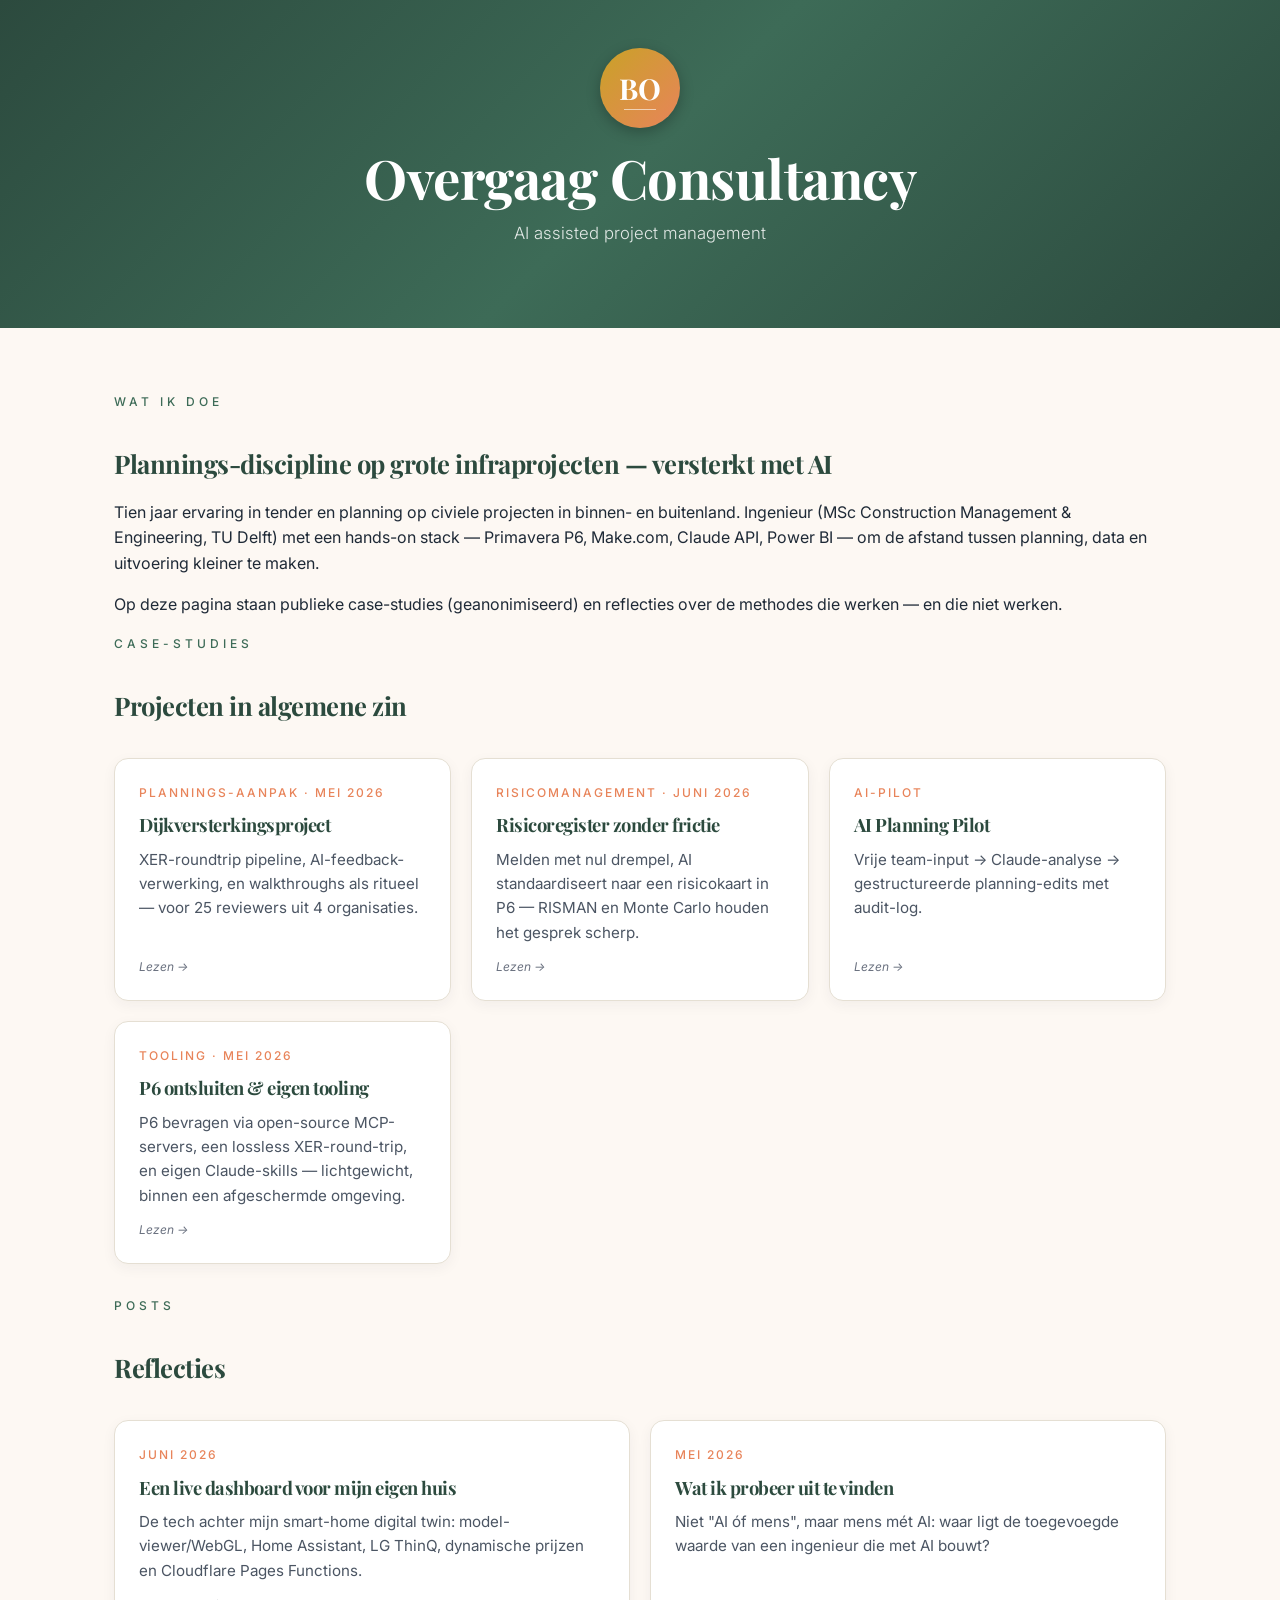
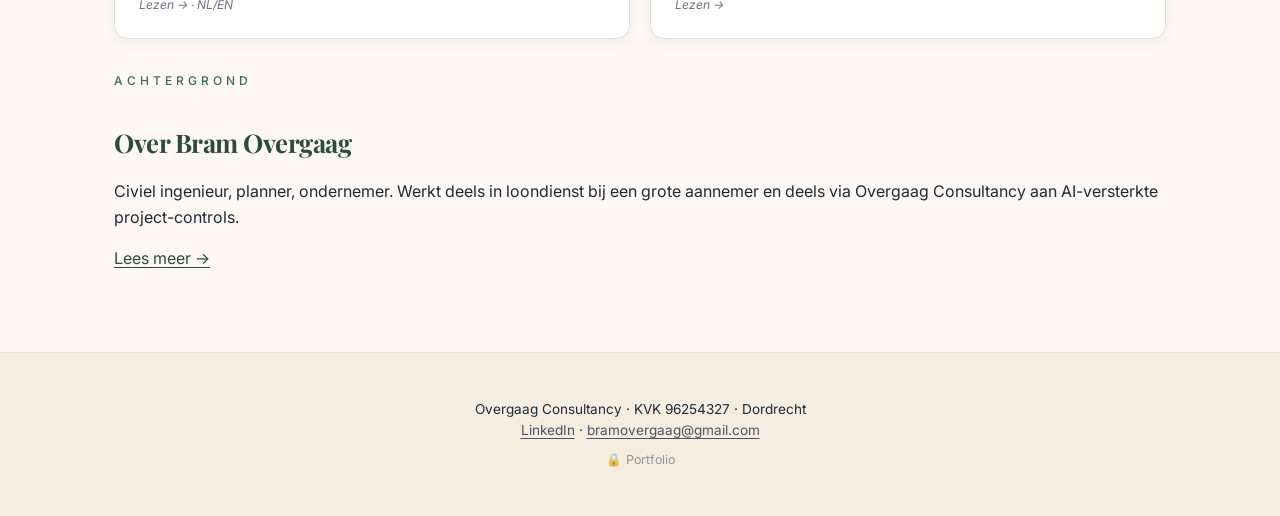
<file: index.html>
<!DOCTYPE html>
<html lang="nl">
<head>
<meta charset="UTF-8">
<meta name="viewport" content="width=device-width, initial-scale=1.0">
<title>Overgaag Consultancy — AI assisted project management</title>
<meta name="description" content="Overgaag Consultancy — AI assisted project management. Case-studies en reflecties over planning, project controls en data-discipline op infraprojecten.">
<link href="https://fonts.googleapis.com/css2?family=Playfair+Display:wght@600;700&family=Inter:wght@300;400;500;600&family=Jost:wght@500;600;700&display=swap" rel="stylesheet">
<link rel="stylesheet" href="assets/style.css">
</head>
<body>

<header class="site">
  <div class="monogram">
    <span>BO</span>
    <div class="horizon-line"></div>
  </div>
  <h1>Overgaag Consultancy</h1>
  <p class="tagline">AI assisted project management</p>
</header>

<main class="container">

  <section>
    <span class="eyebrow">Wat ik doe</span>
    <h2>Plannings-discipline op grote infraprojecten — versterkt met AI</h2>
    <p>Tien jaar ervaring in tender en planning op civiele projecten in binnen- en buitenland. Ingenieur (MSc Construction Management &amp; Engineering, TU&nbsp;Delft) met een hands-on stack — Primavera P6, Make.com, Claude API, Power BI — om de afstand tussen planning, data en uitvoering kleiner te maken.</p>
    <p>Op deze pagina staan publieke case-studies (geanonimiseerd) en reflecties over de methodes die werken — en die niet werken.</p>
  </section>

  <section>
    <span class="eyebrow">Case-studies</span>
    <h2>Projecten in algemene zin</h2>

    <div class="tiles">

      <a class="tile" href="cases/dijkversterking-planning.html">
        <div class="tile-meta">Plannings-aanpak · Mei 2026</div>
        <h3>Dijkversterkings­project</h3>
        <p>XER-roundtrip pipeline, AI-feedback­verwerking, en walkthroughs als ritueel — voor 25 reviewers uit 4 organisaties.</p>
        <div class="status">Lezen →</div>
      </a>

      <a class="tile" href="cases/risicoregister.html">
        <div class="tile-meta">Risicomanagement · Juni 2026</div>
        <h3>Risicoregister zonder frictie</h3>
        <p>Melden met nul drempel, AI standaardiseert naar een risicokaart in P6 — RISMAN en Monte Carlo houden het gesprek scherp.</p>
        <div class="status">Lezen →</div>
      </a>

      <a class="tile" href="cases/ai-planning-pilot.html">
        <div class="tile-meta">AI-pilot</div>
        <h3>AI Planning Pilot</h3>
        <p>Vrije team-input → Claude-analyse → gestructureerde planning-edits met audit-log.</p>
        <div class="status">Lezen →</div>
      </a>

      <a class="tile" href="cases/p6-roundtrip-tooling.html">
        <div class="tile-meta">Tooling · Mei 2026</div>
        <h3>P6 ontsluiten &amp; eigen tooling</h3>
        <p>P6 bevragen via open-source MCP-servers, een lossless XER-round-trip, en eigen Claude-skills — lichtgewicht, binnen een afgeschermde omgeving.</p>
        <div class="status">Lezen →</div>
      </a>

    </div>
  </section>

  <section>
    <span class="eyebrow">Posts</span>
    <h2>Reflecties</h2>
    <div class="tiles">
      <a class="tile" href="posts/2026-06-smart-home-dashboard.html">
        <div class="tile-meta">Juni 2026</div>
        <h3>Een live dashboard voor mijn eigen huis</h3>
        <p>De tech achter mijn smart-home digital twin: model-viewer/WebGL, Home Assistant, LG ThinQ, dynamische prijzen en Cloudflare Pages Functions.</p>
        <div class="status">Lezen → · NL/EN</div>
      </a>

      <a class="tile" href="posts/2026-05-positionering.html">
        <div class="tile-meta">Mei 2026</div>
        <h3>Wat ik probeer uit te vinden</h3>
        <p>Niet "AI óf mens", maar mens mét AI: waar ligt de toegevoegde waarde van een ingenieur die met AI bouwt?</p>
        <div class="status">Lezen →</div>
      </a>
    </div>
  </section>

  <section>
    <span class="eyebrow">Achtergrond</span>
    <h2>Over Bram Overgaag</h2>
    <p>Civiel ingenieur, planner, ondernemer. Werkt deels in loondienst bij een grote aannemer en deels via Overgaag Consultancy aan AI-versterkte project-controls.</p>
    <p><a href="over.html">Lees meer →</a></p>
  </section>

</main>

<footer class="site">
  <p>Overgaag Consultancy · KVK 96254327 · Dordrecht<br>
  <a href="https://www.linkedin.com/company/digital-analytic/">LinkedIn</a> ·
  <a href="mailto:bramovergaag@gmail.com">bramovergaag@gmail.com</a><br>
  <a class="footer-portfolio" href="https://portfolio.overgaagconsultancy.com" title="Privé portfolio — inloggen vereist" rel="nofollow">🔒 Portfolio</a></p>
</footer>

</body>
</html>
</file>
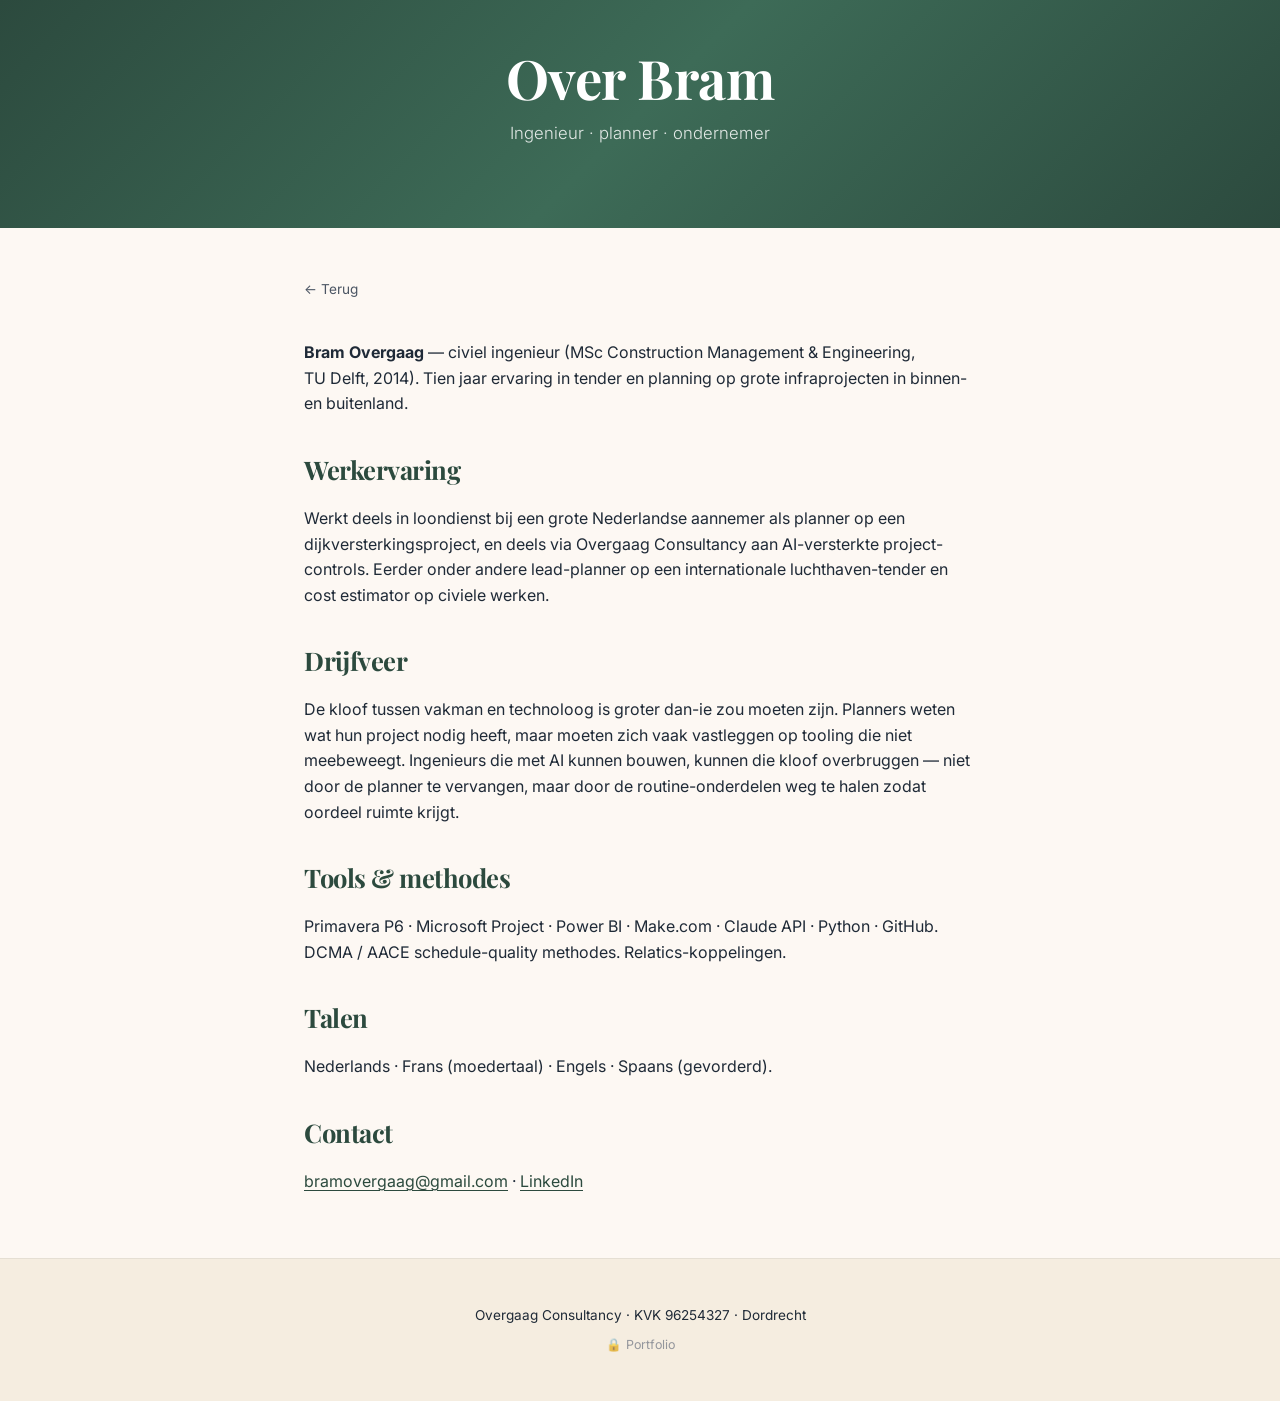
<file: over.html>
<!DOCTYPE html>
<html lang="nl">
<head>
<meta charset="UTF-8">
<meta name="viewport" content="width=device-width, initial-scale=1.0">
<title>Over Bram Overgaag — Overgaag Consultancy</title>
<meta name="description" content="Bram Overgaag — civiel ingenieur, planner, ondernemer. Tien jaar ervaring in tender en planning op grote infraprojecten.">
<link href="https://fonts.googleapis.com/css2?family=Playfair+Display:wght@600;700&family=Inter:wght@300;400;500;600&display=swap" rel="stylesheet">
<link rel="stylesheet" href="assets/style.css">
</head>
<body>

<header class="site">
  <h1>Over Bram</h1>
  <p class="tagline">Ingenieur · planner · ondernemer</p>
</header>

<article class="content">

  <a class="back" href="index.html">← Terug</a>

  <p><strong>Bram Overgaag</strong> — civiel ingenieur (MSc Construction Management &amp; Engineering, TU&nbsp;Delft, 2014). Tien jaar ervaring in tender en planning op grote infraprojecten in binnen- en buitenland.</p>

  <h2>Werkervaring</h2>
  <p>Werkt deels in loondienst bij een grote Nederlandse aannemer als planner op een dijkversterkings­project, en deels via Overgaag Consultancy aan AI-versterkte project-controls. Eerder onder andere lead-planner op een internationale luchthaven-tender en cost estimator op civiele werken.</p>

  <h2>Drijfveer</h2>
  <p>De kloof tussen vakman en technoloog is groter dan-ie zou moeten zijn. Planners weten wat hun project nodig heeft, maar moeten zich vaak vastleggen op tooling die niet meebeweegt. Ingenieurs die met AI kunnen bouwen, kunnen die kloof overbruggen — niet door de planner te vervangen, maar door de routine-onderdelen weg te halen zodat oordeel ruimte krijgt.</p>

  <h2>Tools &amp; methodes</h2>
  <p>Primavera P6 · Microsoft Project · Power BI · Make.com · Claude API · Python · GitHub. DCMA / AACE schedule-quality methodes. Relatics-koppelingen.</p>

  <h2>Talen</h2>
  <p>Nederlands · Frans (moedertaal) · Engels · Spaans (gevorderd).</p>

  <h2>Contact</h2>
  <p><a href="mailto:bramovergaag@gmail.com">bramovergaag@gmail.com</a> · <a href="https://www.linkedin.com/company/digital-analytic/">LinkedIn</a></p>

</article>

<footer class="site">
  <p>Overgaag Consultancy · KVK 96254327 · Dordrecht<br>
  <a class="footer-portfolio" href="https://portfolio.overgaagconsultancy.com" title="Privé portfolio — inloggen vereist" rel="nofollow">🔒 Portfolio</a></p>
</footer>

</body>
</html>
</file>
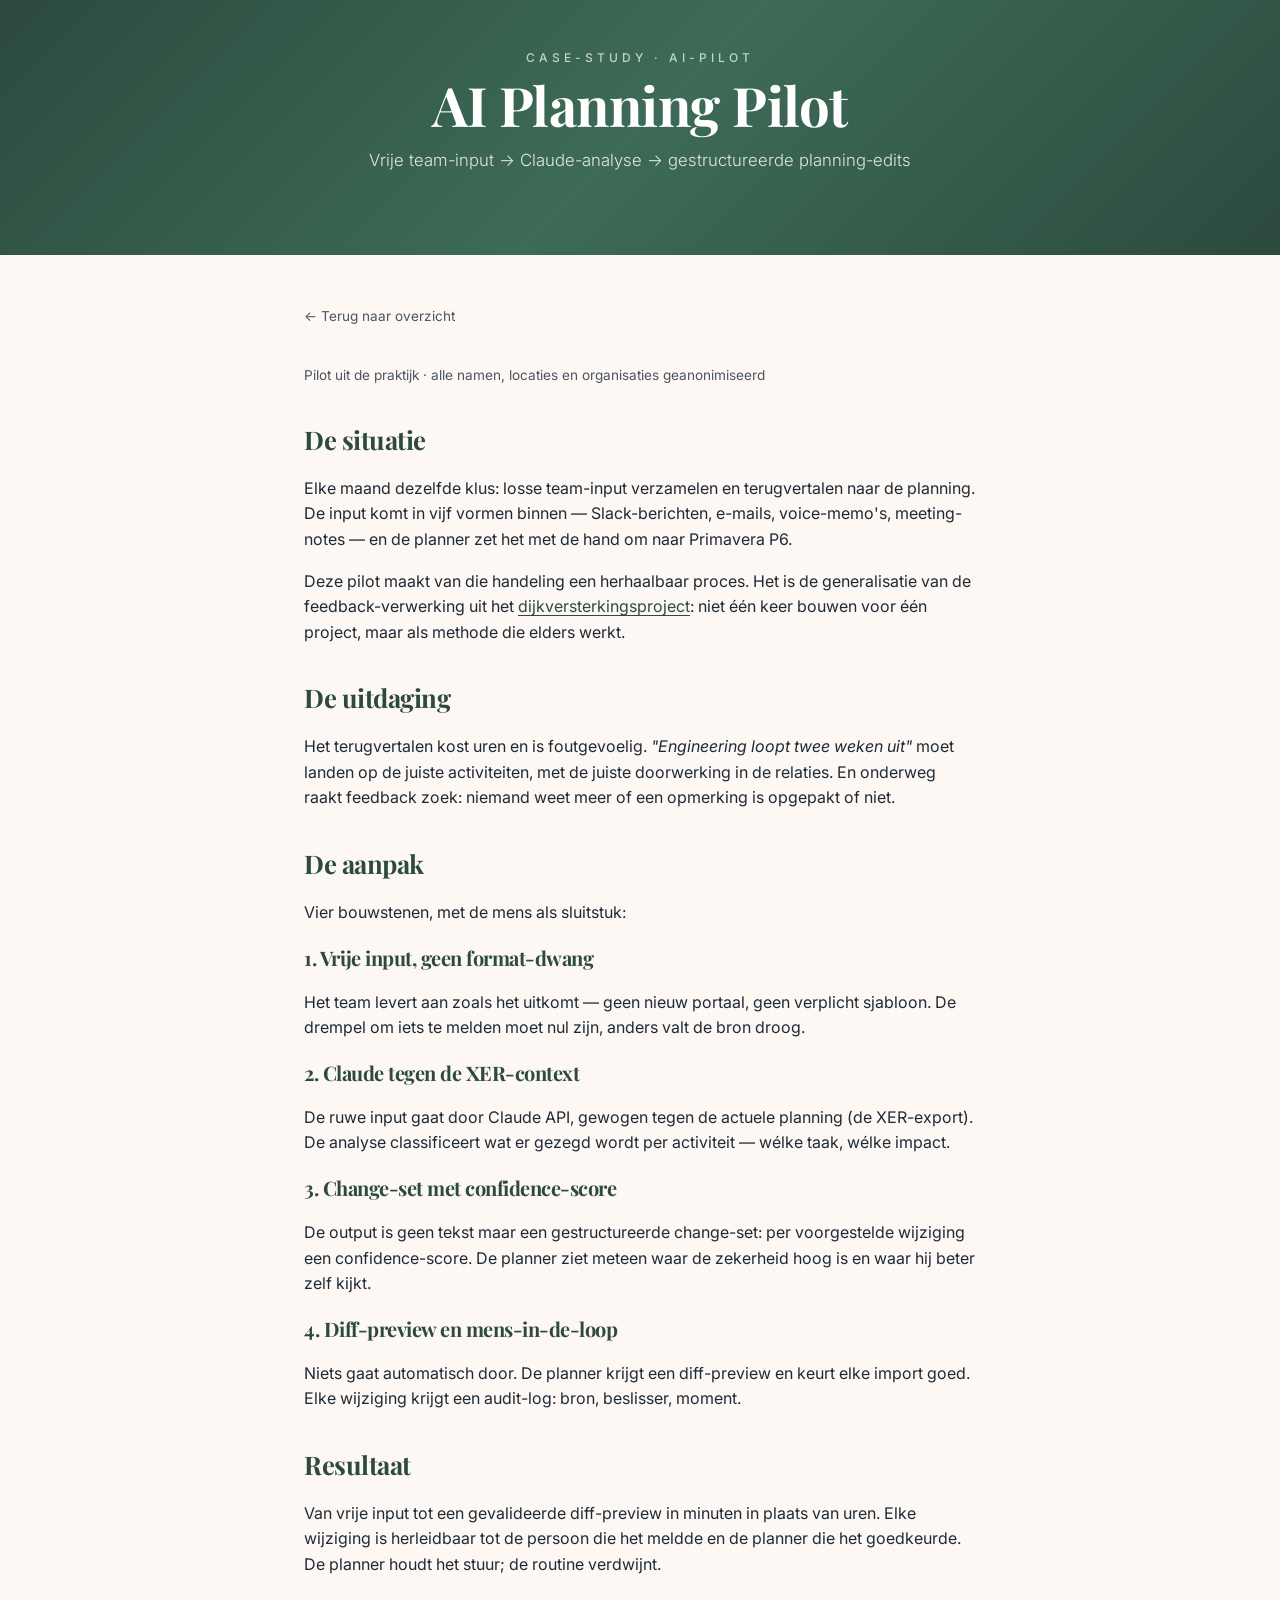
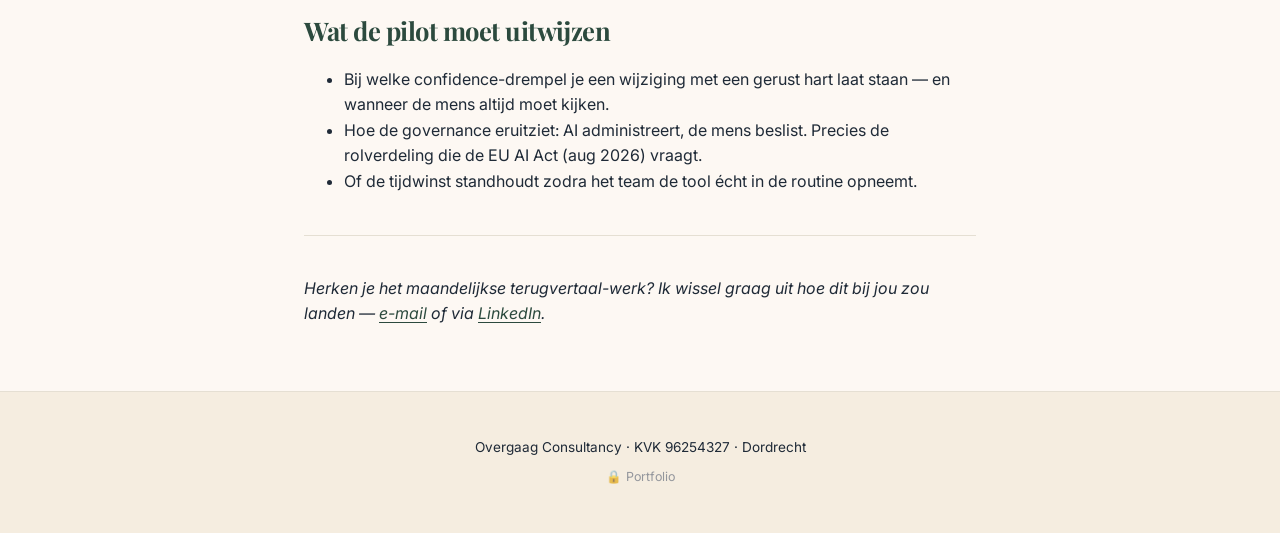
<file: cases/ai-planning-pilot.html>
<!DOCTYPE html>
<html lang="nl">
<head>
<meta charset="UTF-8">
<meta name="viewport" content="width=device-width, initial-scale=1.0">
<title>AI Planning Pilot — Overgaag Consultancy</title>
<meta name="description" content="Een pilot die vrije team-input — Slack, e-mail, voice, meeting-notes — via Claude tegen de XER-context omzet naar een gevalideerde change-set met confidence-score. Mens-in-de-loop bij elke import.">
<link href="https://fonts.googleapis.com/css2?family=Playfair+Display:wght@600;700&family=Inter:wght@300;400;500;600&display=swap" rel="stylesheet">
<link rel="stylesheet" href="../assets/style.css">
</head>
<body>

<header class="site">
  <span class="eyebrow" style="color: rgba(255,255,255,0.7);">Case-study · AI-pilot</span>
  <h1>AI Planning Pilot</h1>
  <p class="tagline">Vrije team-input → Claude-analyse → gestructureerde planning-edits</p>
</header>

<article class="content">

  <a class="back" href="../index.html">← Terug naar overzicht</a>

  <p class="meta">Pilot uit de praktijk · alle namen, locaties en organisaties geanonimiseerd</p>

  <h2>De situatie</h2>

  <p>Elke maand dezelfde klus: losse team-input verzamelen en terugvertalen naar de planning. De input komt in vijf vormen binnen — Slack-berichten, e-mails, voice-memo's, meeting-notes — en de planner zet het met de hand om naar Primavera P6.</p>

  <p>Deze pilot maakt van die handeling een herhaalbaar proces. Het is de generalisatie van de feedback-verwerking uit het <a href="dijkversterking-planning.html">dijkversterkingsproject</a>: niet één keer bouwen voor één project, maar als methode die elders werkt.</p>

  <h2>De uitdaging</h2>

  <p>Het terugvertalen kost uren en is foutgevoelig. <em>"Engineering loopt twee weken uit"</em> moet landen op de juiste activiteiten, met de juiste doorwerking in de relaties. En onderweg raakt feedback zoek: niemand weet meer of een opmerking is opgepakt of niet.</p>

  <h2>De aanpak</h2>

  <p>Vier bouwstenen, met de mens als sluitstuk:</p>

  <h3>1. Vrije input, geen format-dwang</h3>
  <p>Het team levert aan zoals het uitkomt — geen nieuw portaal, geen verplicht sjabloon. De drempel om iets te melden moet nul zijn, anders valt de bron droog.</p>

  <h3>2. Claude tegen de XER-context</h3>
  <p>De ruwe input gaat door Claude API, gewogen tegen de actuele planning (de XER-export). De analyse classificeert wat er gezegd wordt per activiteit — wélke taak, wélke impact.</p>

  <h3>3. Change-set met confidence-score</h3>
  <p>De output is geen tekst maar een gestructureerde change-set: per voorgestelde wijziging een confidence-score. De planner ziet meteen waar de zekerheid hoog is en waar hij beter zelf kijkt.</p>

  <h3>4. Diff-preview en mens-in-de-loop</h3>
  <p>Niets gaat automatisch door. De planner krijgt een diff-preview en keurt elke import goed. Elke wijziging krijgt een audit-log: bron, beslisser, moment.</p>

  <h2>Resultaat</h2>

  <p>Van vrije input tot een gevalideerde diff-preview in minuten in plaats van uren. Elke wijziging is herleidbaar tot de persoon die het meldde en de planner die het goedkeurde. De planner houdt het stuur; de routine verdwijnt.</p>

  <h2>Wat de pilot moet uitwijzen</h2>

  <ul>
    <li>Bij welke confidence-drempel je een wijziging met een gerust hart laat staan — en wanneer de mens altijd moet kijken.</li>
    <li>Hoe de governance eruitziet: AI administreert, de mens beslist. Precies de rolverdeling die de EU AI Act (aug 2026) vraagt.</li>
    <li>Of de tijdwinst standhoudt zodra het team de tool écht in de routine opneemt.</li>
  </ul>

  <hr style="border: none; border-top: 1px solid var(--c-line); margin: 2.5rem 0;">

  <p><em>Herken je het maandelijkse terugvertaal-werk? Ik wissel graag uit hoe dit bij jou zou landen — <a href="mailto:bramovergaag@gmail.com">e-mail</a> of via <a href="https://www.linkedin.com/company/digital-analytic/">LinkedIn</a>.</em></p>

</article>

<footer class="site">
  <p>Overgaag Consultancy · KVK 96254327 · Dordrecht<br>
  <a class="footer-portfolio" href="https://portfolio.overgaagconsultancy.com" title="Privé portfolio — inloggen vereist" rel="nofollow">🔒 Portfolio</a></p>
</footer>

</body>
</html>
</file>
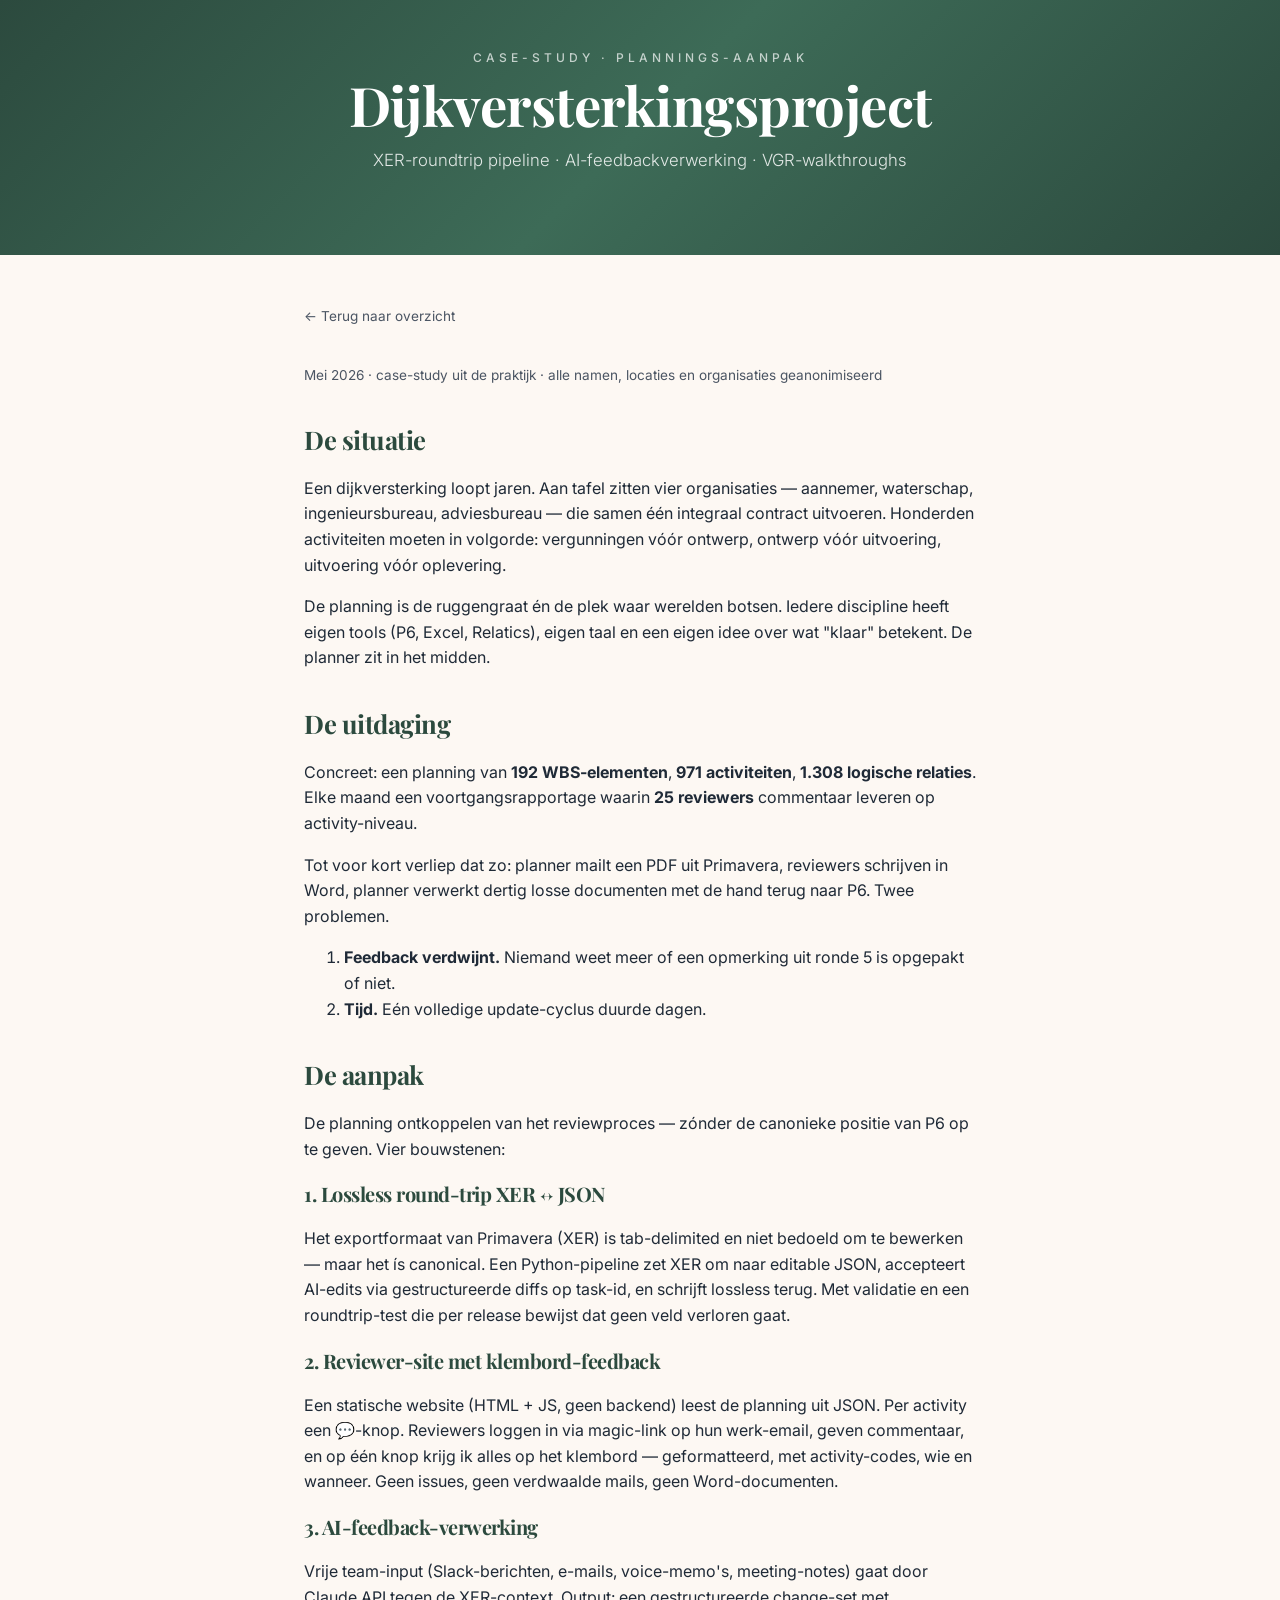
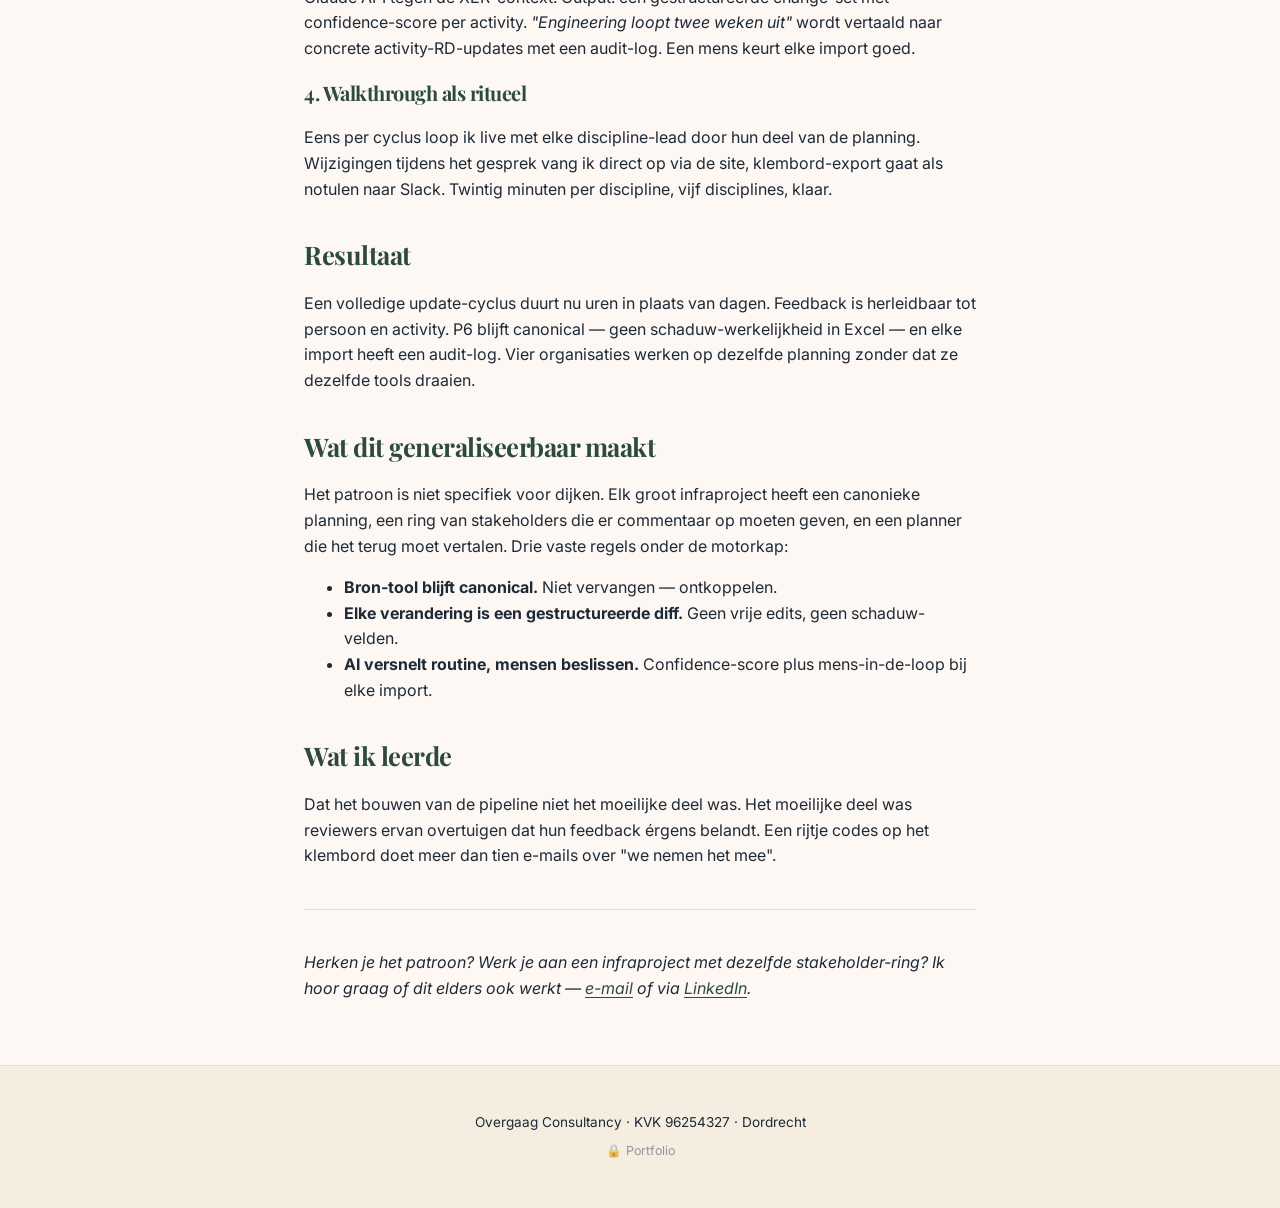
<file: cases/dijkversterking-planning.html>
<!DOCTYPE html>
<html lang="nl">
<head>
<meta charset="UTF-8">
<meta name="viewport" content="width=device-width, initial-scale=1.0">
<title>Dijkversterkings­project — Plannings-aanpak | Overgaag Consultancy</title>
<link href="https://fonts.googleapis.com/css2?family=Playfair+Display:wght@600;700&family=Inter:wght@300;400;500;600&display=swap" rel="stylesheet">
<link rel="stylesheet" href="../assets/style.css">
</head>
<body>

<header class="site">
  <span class="eyebrow" style="color: rgba(255,255,255,0.7);">Case-study · Plannings-aanpak</span>
  <h1>Dijkversterkings­project</h1>
  <p class="tagline">XER-roundtrip pipeline · AI-feedback­verwerking · VGR-walkthroughs</p>
</header>

<article class="content">

  <a class="back" href="../index.html">← Terug naar overzicht</a>

  <p class="meta">Mei 2026 · case-study uit de praktijk · alle namen, locaties en organisaties geanonimiseerd</p>

  <h2>De situatie</h2>

  <p>Een dijkversterking loopt jaren. Aan tafel zitten vier organisaties — aannemer, waterschap, ingenieursbureau, adviesbureau — die samen één integraal contract uitvoeren. Honderden activiteiten moeten in volgorde: vergunningen vóór ontwerp, ontwerp vóór uitvoering, uitvoering vóór oplevering.</p>

  <p>De planning is de ruggengraat én de plek waar werelden botsen. Iedere discipline heeft eigen tools (P6, Excel, Relatics), eigen taal en een eigen idee over wat "klaar" betekent. De planner zit in het midden.</p>

  <h2>De uitdaging</h2>

  <p>Concreet: een planning van <strong>192 WBS-elementen</strong>, <strong>971 activiteiten</strong>, <strong>1.308 logische relaties</strong>. Elke maand een voortgangsrapportage waarin <strong>25 reviewers</strong> commentaar leveren op activity-niveau.</p>

  <p>Tot voor kort verliep dat zo: planner mailt een PDF uit Primavera, reviewers schrijven in Word, planner verwerkt dertig losse documenten met de hand terug naar P6. Twee problemen.</p>

  <ol>
    <li><strong>Feedback verdwijnt.</strong> Niemand weet meer of een opmerking uit ronde 5 is opgepakt of niet.</li>
    <li><strong>Tijd.</strong> Eén volledige update-cyclus duurde dagen.</li>
  </ol>

  <h2>De aanpak</h2>

  <p>De planning ontkoppelen van het reviewproces — zónder de canonieke positie van P6 op te geven. Vier bouwstenen:</p>

  <h3>1. Lossless round-trip XER ↔ JSON</h3>
  <p>Het exportformaat van Primavera (XER) is tab-delimited en niet bedoeld om te bewerken — maar het ís canonical. Een Python-pipeline zet XER om naar editable JSON, accepteert AI-edits via gestructureerde diffs op task-id, en schrijft lossless terug. Met validatie en een roundtrip-test die per release bewijst dat geen veld verloren gaat.</p>

  <h3>2. Reviewer-site met klembord-feedback</h3>
  <p>Een statische website (HTML + JS, geen backend) leest de planning uit JSON. Per activity een 💬-knop. Reviewers loggen in via magic-link op hun werk-email, geven commentaar, en op één knop krijg ik alles op het klembord — geformatteerd, met activity-codes, wie en wanneer. Geen issues, geen verdwaalde mails, geen Word-documenten.</p>

  <h3>3. AI-feedback-verwerking</h3>
  <p>Vrije team-input (Slack-berichten, e-mails, voice-memo's, meeting-notes) gaat door Claude API tegen de XER-context. Output: een gestructureerde change-set met confidence-score per activity. <em>"Engineering loopt twee weken uit"</em> wordt vertaald naar concrete activity-RD-updates met een audit-log. Een mens keurt elke import goed.</p>

  <h3>4. Walkthrough als ritueel</h3>
  <p>Eens per cyclus loop ik live met elke discipline-lead door hun deel van de planning. Wijzigingen tijdens het gesprek vang ik direct op via de site, klembord-export gaat als notulen naar Slack. Twintig minuten per discipline, vijf disciplines, klaar.</p>

  <h2>Resultaat</h2>

  <p>Een volledige update-cyclus duurt nu uren in plaats van dagen. Feedback is herleidbaar tot persoon en activity. P6 blijft canonical — geen schaduw-werkelijkheid in Excel — en elke import heeft een audit-log. Vier organisaties werken op dezelfde planning zonder dat ze dezelfde tools draaien.</p>

  <h2>Wat dit generaliseerbaar maakt</h2>

  <p>Het patroon is niet specifiek voor dijken. Elk groot infraproject heeft een canonieke planning, een ring van stakeholders die er commentaar op moeten geven, en een planner die het terug moet vertalen. Drie vaste regels onder de motorkap:</p>

  <ul>
    <li><strong>Bron-tool blijft canonical.</strong> Niet vervangen — ontkoppelen.</li>
    <li><strong>Elke verandering is een gestructureerde diff.</strong> Geen vrije edits, geen schaduw-velden.</li>
    <li><strong>AI versnelt routine, mensen beslissen.</strong> Confidence-score plus mens-in-de-loop bij elke import.</li>
  </ul>

  <h2>Wat ik leerde</h2>

  <p>Dat het bouwen van de pipeline niet het moeilijke deel was. Het moeilijke deel was reviewers ervan overtuigen dat hun feedback érgens belandt. Een rijtje codes op het klembord doet meer dan tien e-mails over "we nemen het mee".</p>

  <hr style="border: none; border-top: 1px solid var(--c-line); margin: 2.5rem 0;">

  <p><em>Herken je het patroon? Werk je aan een infraproject met dezelfde stakeholder-ring? Ik hoor graag of dit elders ook werkt — <a href="mailto:bramovergaag@gmail.com">e-mail</a> of via <a href="https://www.linkedin.com/company/digital-analytic/">LinkedIn</a>.</em></p>

</article>

<footer class="site">
  <p>Overgaag Consultancy · KVK 96254327 · Dordrecht<br>
  <a class="footer-portfolio" href="https://portfolio.overgaagconsultancy.com" title="Privé portfolio — inloggen vereist" rel="nofollow">🔒 Portfolio</a></p>
</footer>

</body>
</html>
</file>
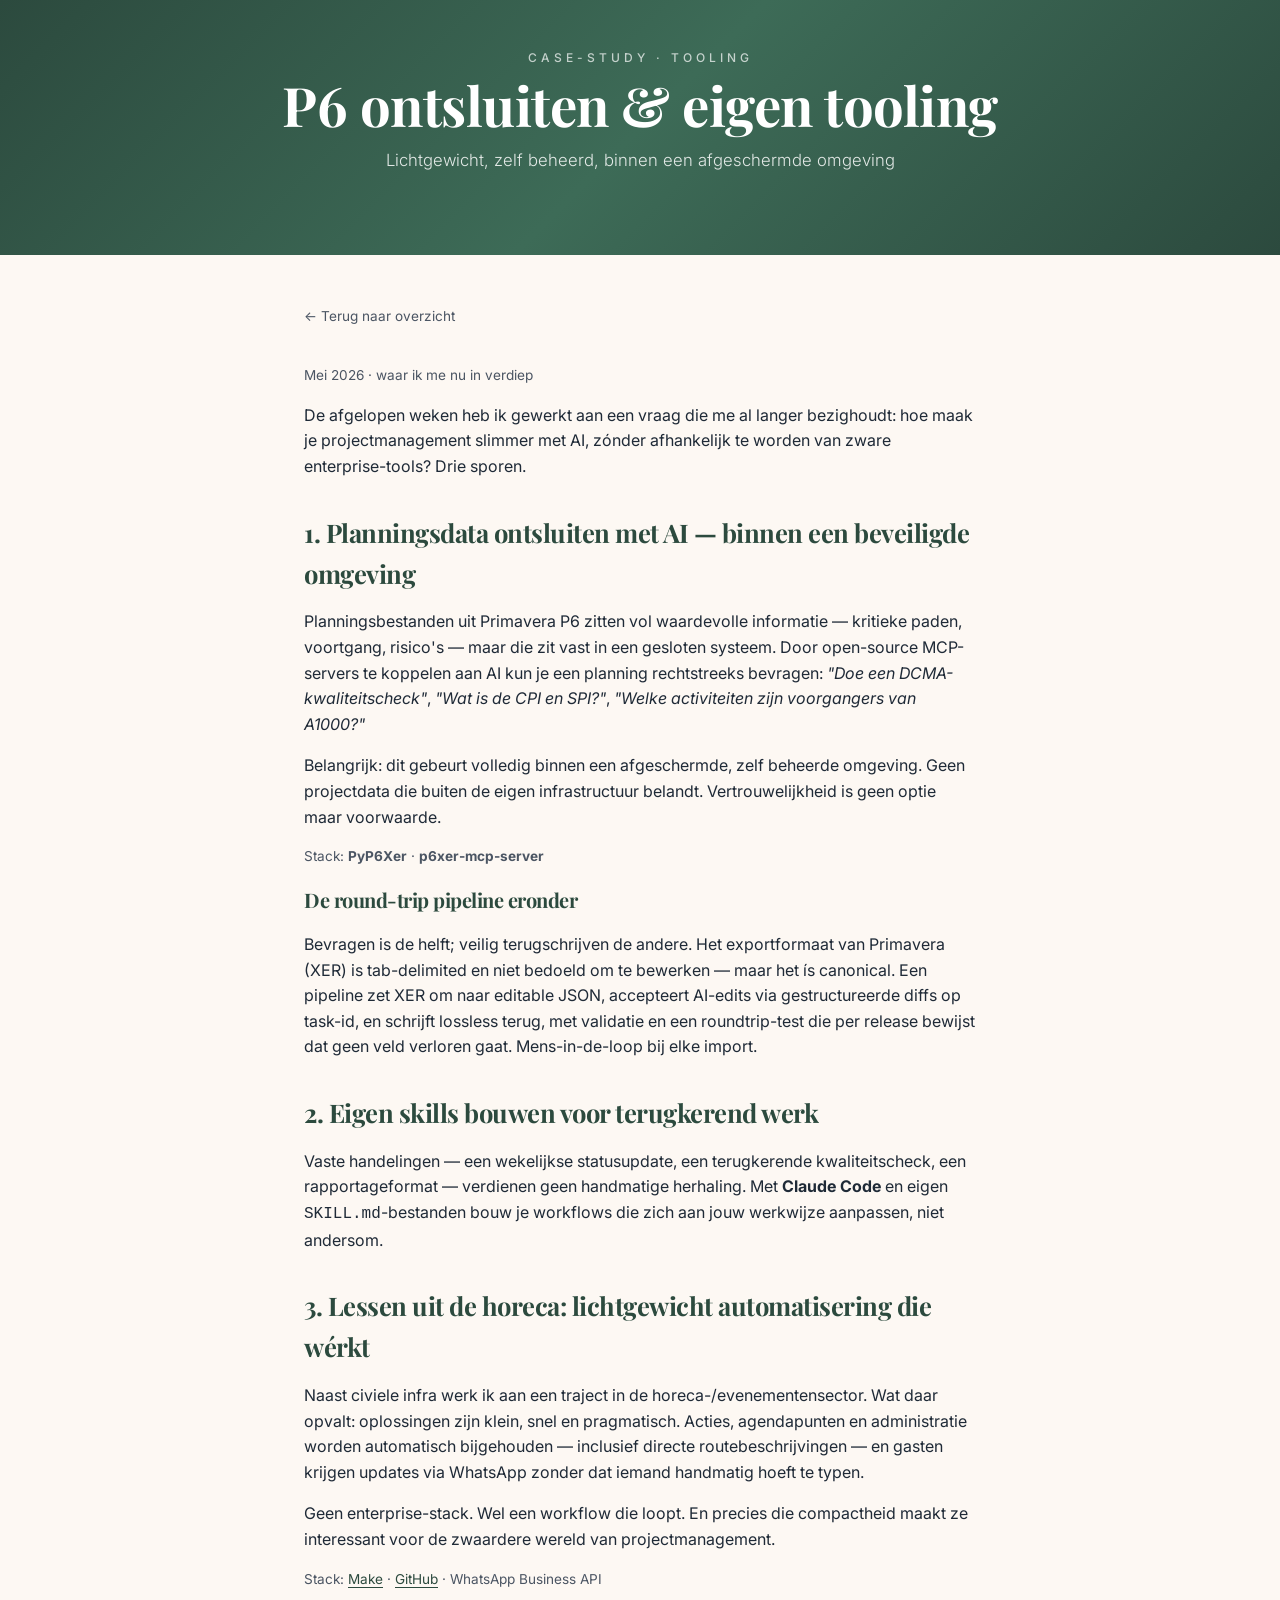
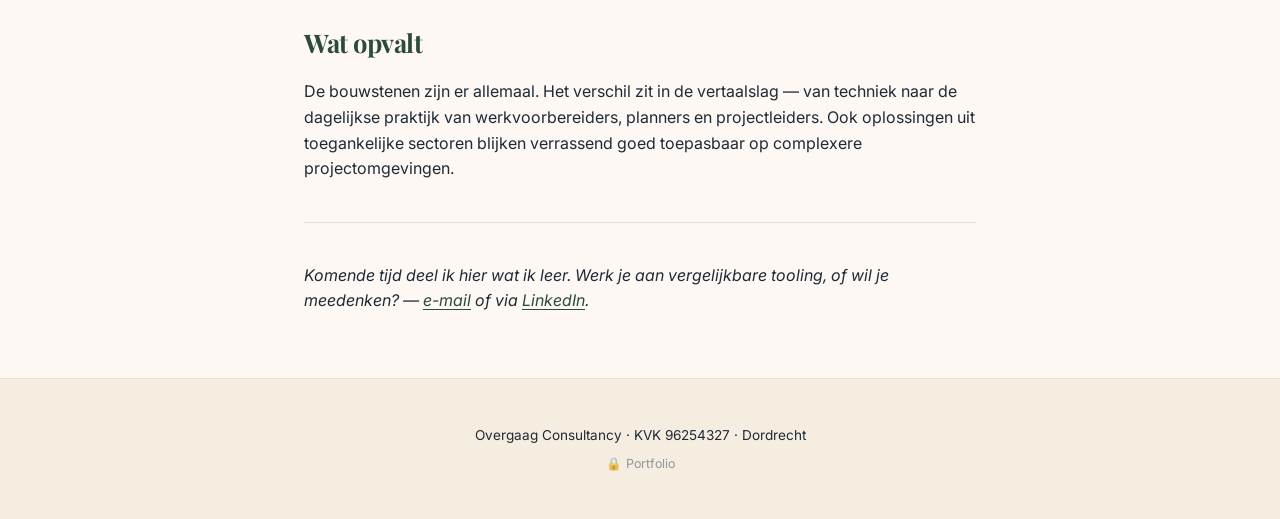
<file: cases/p6-roundtrip-tooling.html>
<!DOCTYPE html>
<html lang="nl">
<head>
<meta charset="UTF-8">
<meta name="viewport" content="width=device-width, initial-scale=1.0">
<title>P6 ontsluiten &amp; eigen tooling — Overgaag Consultancy</title>
<meta name="description" content="Projectmanagement slimmer met AI, zonder zware enterprise-tools: P6 bevragen via open-source MCP-servers, eigen Claude-skills voor terugkerend werk, en lichtgewicht automatisering met lessen uit de horeca.">
<link href="https://fonts.googleapis.com/css2?family=Playfair+Display:wght@600;700&family=Inter:wght@300;400;500;600&display=swap" rel="stylesheet">
<link rel="stylesheet" href="../assets/style.css">
</head>
<body>

<header class="site">
  <span class="eyebrow" style="color: rgba(255,255,255,0.7);">Case-study · Tooling</span>
  <h1>P6 ontsluiten &amp; eigen tooling</h1>
  <p class="tagline">Lichtgewicht, zelf beheerd, binnen een afgeschermde omgeving</p>
</header>

<article class="content">

  <a class="back" href="../index.html">← Terug naar overzicht</a>

  <p class="meta">Mei 2026 · waar ik me nu in verdiep</p>

  <p>De afgelopen weken heb ik gewerkt aan een vraag die me al langer bezighoudt: hoe maak je projectmanagement slimmer met AI, zónder afhankelijk te worden van zware enterprise-tools? Drie sporen.</p>

  <h2>1. Planningsdata ontsluiten met AI — binnen een beveiligde omgeving</h2>

  <p>Planningsbestanden uit Primavera P6 zitten vol waardevolle informatie — kritieke paden, voortgang, risico's — maar die zit vast in een gesloten systeem. Door open-source MCP-servers te koppelen aan AI kun je een planning rechtstreeks bevragen: <em>"Doe een DCMA-kwaliteitscheck"</em>, <em>"Wat is de CPI en SPI?"</em>, <em>"Welke activiteiten zijn voorgangers van A1000?"</em></p>

  <p>Belangrijk: dit gebeurt volledig binnen een afgeschermde, zelf beheerde omgeving. Geen projectdata die buiten de eigen infrastructuur belandt. Vertrouwelijkheid is geen optie maar voorwaarde.</p>

  <p class="meta">Stack: <strong>PyP6Xer</strong> · <strong>p6xer-mcp-server</strong></p>

  <h3>De round-trip pipeline eronder</h3>
  <p>Bevragen is de helft; veilig terugschrijven de andere. Het exportformaat van Primavera (XER) is tab-delimited en niet bedoeld om te bewerken — maar het ís canonical. Een pipeline zet XER om naar editable JSON, accepteert AI-edits via gestructureerde diffs op task-id, en schrijft lossless terug, met validatie en een roundtrip-test die per release bewijst dat geen veld verloren gaat. Mens-in-de-loop bij elke import.</p>

  <h2>2. Eigen skills bouwen voor terugkerend werk</h2>

  <p>Vaste handelingen — een wekelijkse statusupdate, een terugkerende kwaliteitscheck, een rapportageformat — verdienen geen handmatige herhaling. Met <strong>Claude Code</strong> en eigen <code>SKILL.md</code>-bestanden bouw je workflows die zich aan jouw werkwijze aanpassen, niet andersom.</p>

  <h2>3. Lessen uit de horeca: lichtgewicht automatisering die wérkt</h2>

  <p>Naast civiele infra werk ik aan een traject in de horeca-/evenementensector. Wat daar opvalt: oplossingen zijn klein, snel en pragmatisch. Acties, agendapunten en administratie worden automatisch bijgehouden — inclusief directe routebeschrijvingen — en gasten krijgen updates via WhatsApp zonder dat iemand handmatig hoeft te typen.</p>

  <p>Geen enterprise-stack. Wel een workflow die loopt. En precies die compactheid maakt ze interessant voor de zwaardere wereld van projectmanagement.</p>

  <p class="meta">Stack: <a href="https://www.make.com">Make</a> · <a href="https://github.com">GitHub</a> · WhatsApp Business API</p>

  <h2>Wat opvalt</h2>

  <p>De bouwstenen zijn er allemaal. Het verschil zit in de vertaalslag — van techniek naar de dagelijkse praktijk van werkvoorbereiders, planners en projectleiders. Ook oplossingen uit toegankelijke sectoren blijken verrassend goed toepasbaar op complexere projectomgevingen.</p>

  <hr style="border: none; border-top: 1px solid var(--c-line); margin: 2.5rem 0;">

  <p><em>Komende tijd deel ik hier wat ik leer. Werk je aan vergelijkbare tooling, of wil je meedenken? — <a href="mailto:bramovergaag@gmail.com">e-mail</a> of via <a href="https://www.linkedin.com/company/digital-analytic/">LinkedIn</a>.</em></p>

</article>

<footer class="site">
  <p>Overgaag Consultancy · KVK 96254327 · Dordrecht<br>
  <a class="footer-portfolio" href="https://portfolio.overgaagconsultancy.com" title="Privé portfolio — inloggen vereist" rel="nofollow">🔒 Portfolio</a></p>
</footer>

</body>
</html>
</file>
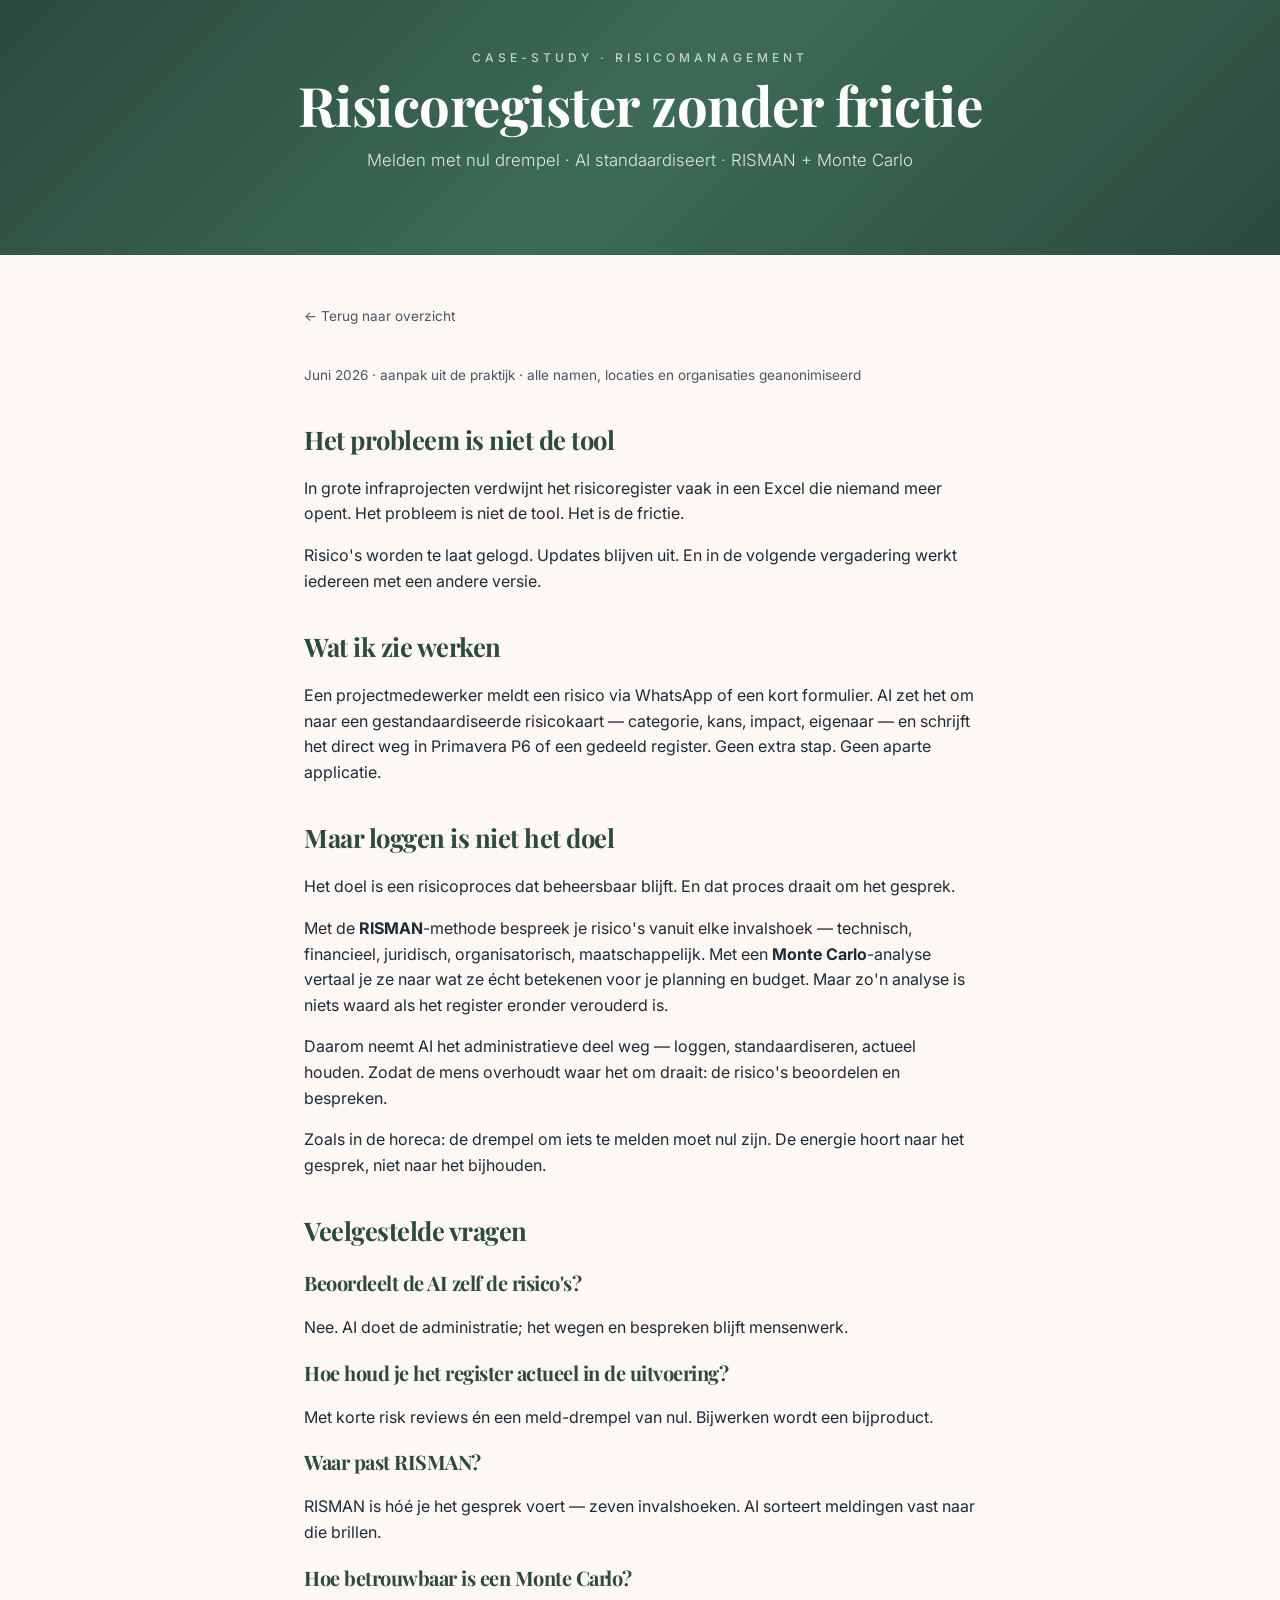
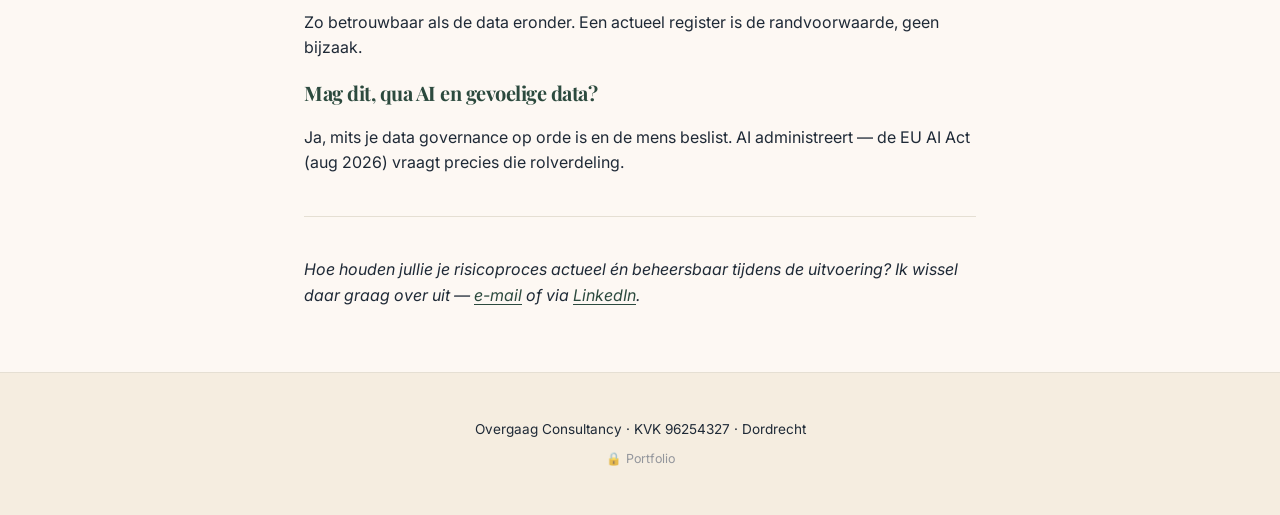
<file: cases/risicoregister.html>
<!DOCTYPE html>
<html lang="nl">
<head>
<meta charset="UTF-8">
<meta name="viewport" content="width=device-width, initial-scale=1.0">
<title>Risicoregister zonder frictie — Overgaag Consultancy</title>
<meta name="description" content="Een risicoproces dat beheersbaar blijft: melden met nul drempel, AI standaardiseert naar een risicokaart in Primavera P6, RISMAN en Monte Carlo houden het gesprek scherp.">
<link href="https://fonts.googleapis.com/css2?family=Playfair+Display:wght@600;700&family=Inter:wght@300;400;500;600&display=swap" rel="stylesheet">
<link rel="stylesheet" href="../assets/style.css">
</head>
<body>

<header class="site">
  <span class="eyebrow" style="color: rgba(255,255,255,0.7);">Case-study · Risicomanagement</span>
  <h1>Risicoregister zonder frictie</h1>
  <p class="tagline">Melden met nul drempel · AI standaardiseert · RISMAN + Monte Carlo</p>
</header>

<article class="content">

  <a class="back" href="../index.html">← Terug naar overzicht</a>

  <p class="meta">Juni 2026 · aanpak uit de praktijk · alle namen, locaties en organisaties geanonimiseerd</p>

  <h2>Het probleem is niet de tool</h2>

  <p>In grote infraprojecten verdwijnt het risicoregister vaak in een Excel die niemand meer opent. Het probleem is niet de tool. Het is de frictie.</p>

  <p>Risico's worden te laat gelogd. Updates blijven uit. En in de volgende vergadering werkt iedereen met een andere versie.</p>

  <h2>Wat ik zie werken</h2>

  <p>Een projectmedewerker meldt een risico via WhatsApp of een kort formulier. AI zet het om naar een gestandaardiseerde risicokaart — categorie, kans, impact, eigenaar — en schrijft het direct weg in Primavera P6 of een gedeeld register. Geen extra stap. Geen aparte applicatie.</p>

  <h2>Maar loggen is niet het doel</h2>

  <p>Het doel is een risicoproces dat beheersbaar blijft. En dat proces draait om het gesprek.</p>

  <p>Met de <strong>RISMAN</strong>-methode bespreek je risico's vanuit elke invalshoek — technisch, financieel, juridisch, organisatorisch, maatschappelijk. Met een <strong>Monte Carlo</strong>-analyse vertaal je ze naar wat ze écht betekenen voor je planning en budget. Maar zo'n analyse is niets waard als het register eronder verouderd is.</p>

  <p>Daarom neemt AI het administratieve deel weg — loggen, standaardiseren, actueel houden. Zodat de mens overhoudt waar het om draait: de risico's beoordelen en bespreken.</p>

  <p>Zoals in de horeca: de drempel om iets te melden moet nul zijn. De energie hoort naar het gesprek, niet naar het bijhouden.</p>

  <h2>Veelgestelde vragen</h2>

  <h3>Beoordeelt de AI zelf de risico's?</h3>
  <p>Nee. AI doet de administratie; het wegen en bespreken blijft mensenwerk.</p>

  <h3>Hoe houd je het register actueel in de uitvoering?</h3>
  <p>Met korte risk reviews én een meld-drempel van nul. Bijwerken wordt een bijproduct.</p>

  <h3>Waar past RISMAN?</h3>
  <p>RISMAN is hóé je het gesprek voert — zeven invalshoeken. AI sorteert meldingen vast naar die brillen.</p>

  <h3>Hoe betrouwbaar is een Monte Carlo?</h3>
  <p>Zo betrouwbaar als de data eronder. Een actueel register is de randvoorwaarde, geen bijzaak.</p>

  <h3>Mag dit, qua AI en gevoelige data?</h3>
  <p>Ja, mits je data governance op orde is en de mens beslist. AI administreert — de EU AI Act (aug 2026) vraagt precies die rolverdeling.</p>

  <hr style="border: none; border-top: 1px solid var(--c-line); margin: 2.5rem 0;">

  <p><em>Hoe houden jullie je risicoproces actueel én beheersbaar tijdens de uitvoering? Ik wissel daar graag over uit — <a href="mailto:bramovergaag@gmail.com">e-mail</a> of via <a href="https://www.linkedin.com/company/digital-analytic/">LinkedIn</a>.</em></p>

</article>

<footer class="site">
  <p>Overgaag Consultancy · KVK 96254327 · Dordrecht<br>
  <a class="footer-portfolio" href="https://portfolio.overgaagconsultancy.com" title="Privé portfolio — inloggen vereist" rel="nofollow">🔒 Portfolio</a></p>
</footer>

</body>
</html>
</file>
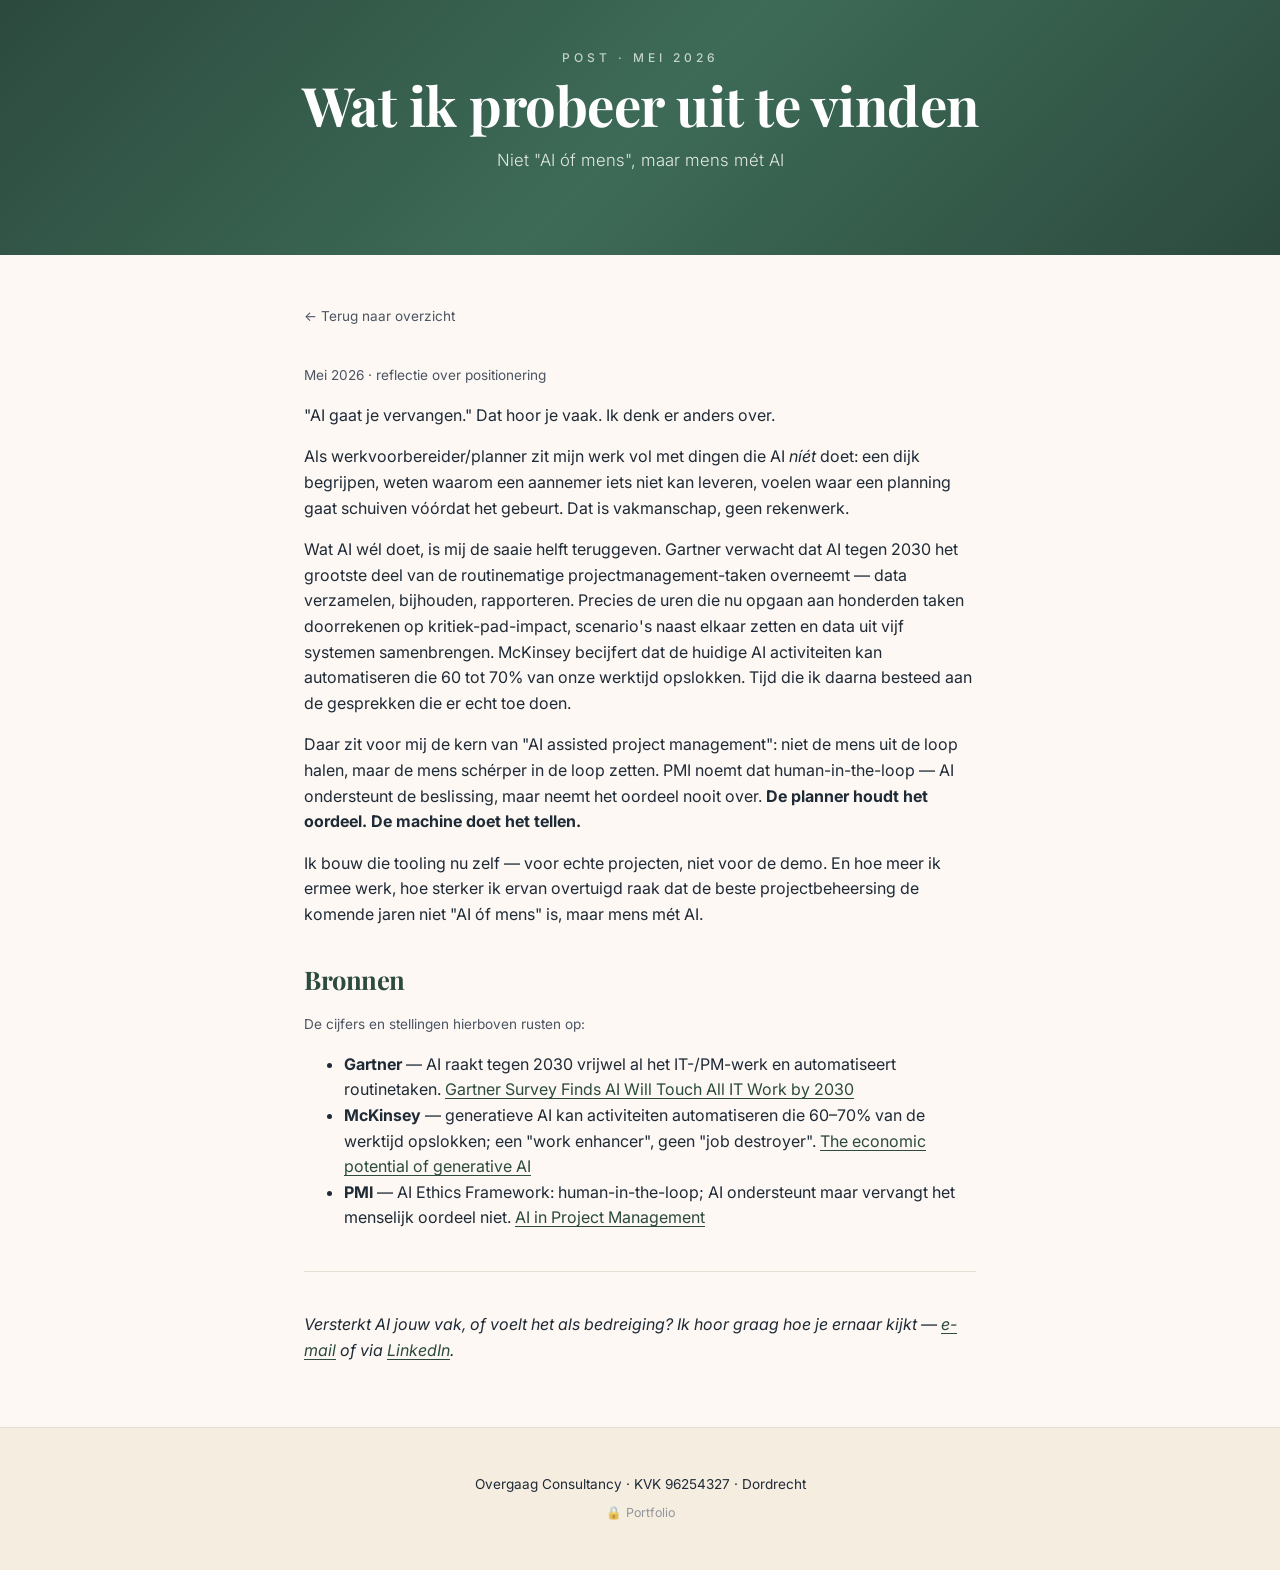
<file: posts/2026-05-positionering.html>
<!DOCTYPE html>
<html lang="nl">
<head>
<meta charset="UTF-8">
<meta name="viewport" content="width=device-width, initial-scale=1.0">
<title>Wat ik probeer uit te vinden — Overgaag Consultancy</title>
<meta name="description" content="Reflectie over AI assisted project management: niet de mens uit de loop halen, maar scherper in de loop zetten. Human-in-the-loop, met bronnen van Gartner, McKinsey en PMI.">
<link href="https://fonts.googleapis.com/css2?family=Playfair+Display:wght@600;700&family=Inter:wght@300;400;500;600&display=swap" rel="stylesheet">
<link rel="stylesheet" href="../assets/style.css">
</head>
<body>

<header class="site">
  <span class="eyebrow" style="color: rgba(255,255,255,0.7);">Post · Mei 2026</span>
  <h1>Wat ik probeer uit te vinden</h1>
  <p class="tagline">Niet "AI óf mens", maar mens mét AI</p>
</header>

<article class="content">

  <a class="back" href="../index.html">← Terug naar overzicht</a>

  <p class="meta">Mei 2026 · reflectie over positionering</p>

  <p>"AI gaat je vervangen." Dat hoor je vaak. Ik denk er anders over.</p>

  <p>Als werkvoorbereider/planner zit mijn werk vol met dingen die AI <em>níét</em> doet: een dijk begrijpen, weten waarom een aannemer iets niet kan leveren, voelen waar een planning gaat schuiven vóórdat het gebeurt. Dat is vakmanschap, geen rekenwerk.</p>

  <p>Wat AI wél doet, is mij de saaie helft teruggeven. Gartner verwacht dat AI tegen 2030 het grootste deel van de routinematige projectmanagement-taken overneemt — data verzamelen, bijhouden, rapporteren. Precies de uren die nu opgaan aan honderden taken doorrekenen op kritiek-pad-impact, scenario's naast elkaar zetten en data uit vijf systemen samenbrengen. McKinsey becijfert dat de huidige AI activiteiten kan automatiseren die 60 tot 70% van onze werktijd opslokken. Tijd die ik daarna besteed aan de gesprekken die er echt toe doen.</p>

  <p>Daar zit voor mij de kern van "AI assisted project management": niet de mens uit de loop halen, maar de mens schérper in de loop zetten. PMI noemt dat human-in-the-loop — AI ondersteunt de beslissing, maar neemt het oordeel nooit over. <strong>De planner houdt het oordeel. De machine doet het tellen.</strong></p>

  <p>Ik bouw die tooling nu zelf — voor echte projecten, niet voor de demo. En hoe meer ik ermee werk, hoe sterker ik ervan overtuigd raak dat de beste projectbeheersing de komende jaren niet "AI óf mens" is, maar mens mét AI.</p>

  <h2>Bronnen</h2>
  <p class="meta">De cijfers en stellingen hierboven rusten op:</p>
  <ul>
    <li><strong>Gartner</strong> — AI raakt tegen 2030 vrijwel al het IT-/PM-werk en automatiseert routinetaken. <a href="https://www.gartner.com/en/newsroom/press-releases/2025-11-10-gartner-survey-finds-artificial-intelligence-will-touch-all-information-technology-work-by-2030">Gartner Survey Finds AI Will Touch All IT Work by 2030</a></li>
    <li><strong>McKinsey</strong> — generatieve AI kan activiteiten automatiseren die 60–70% van de werktijd opslokken; een "work enhancer", geen "job destroyer". <a href="https://www.mckinsey.com/capabilities/tech-and-ai/our-insights/the-economic-potential-of-generative-ai-the-next-productivity-frontier">The economic potential of generative AI</a></li>
    <li><strong>PMI</strong> — AI Ethics Framework: human-in-the-loop; AI ondersteunt maar vervangt het menselijk oordeel niet. <a href="https://www.pmi.org/learning/ai-in-project-management">AI in Project Management</a></li>
  </ul>

  <hr style="border: none; border-top: 1px solid var(--c-line); margin: 2.5rem 0;">

  <p><em>Versterkt AI jouw vak, of voelt het als bedreiging? Ik hoor graag hoe je ernaar kijkt — <a href="mailto:bramovergaag@gmail.com">e-mail</a> of via <a href="https://www.linkedin.com/company/digital-analytic/">LinkedIn</a>.</em></p>

</article>

<footer class="site">
  <p>Overgaag Consultancy · KVK 96254327 · Dordrecht<br>
  <a class="footer-portfolio" href="https://portfolio.overgaagconsultancy.com" title="Privé portfolio — inloggen vereist" rel="nofollow">🔒 Portfolio</a></p>
</footer>

</body>
</html>
</file>
<file: assets/style.css>
/* Overgaag Consultancy — Huisstijl
   Palette: dijkgroen / crème / terracotta / goud
   Fonts: Playfair Display (display) · Inter (body) · Jost (data)
*/

:root {
  --c-primary: #2C4A3E;
  --c-primary-light: #3D6B57;
  --c-secondary: #16315B;
  --c-warm: #E8845A;
  --c-gold: #C9A227;
  --c-bg: #FDF8F3;
  --c-bg-warm: #F5EDE0;
  --c-ink: #1F2A37;
  --c-mid: #4B5563;
  --c-light: #6B7280;
  --c-line: #E5DFD3;
}

* { box-sizing: border-box; }

html, body {
  margin: 0;
  padding: 0;
  background: var(--c-bg);
  color: var(--c-ink);
  font-family: 'Inter', -apple-system, BlinkMacSystemFont, sans-serif;
  font-weight: 400;
  font-size: 16px;
  line-height: 1.6;
  -webkit-font-smoothing: antialiased;
}

h1, h2, h3 {
  font-family: 'Playfair Display', Georgia, serif;
  font-weight: 700;
  color: var(--c-primary);
  letter-spacing: -0.5px;
  margin: 0 0 0.5rem 0;
}

h1 { font-size: clamp(2.4rem, 5vw, 3.4rem); line-height: 1.1; }
h2 { font-size: 1.6rem; margin-top: 2rem; }
h3 { font-size: 1.25rem; margin-top: 1rem; }

p { color: var(--c-ink); }
.meta, small { color: var(--c-mid); font-size: 0.85rem; }

.eyebrow {
  font-family: 'Inter', sans-serif;
  font-size: 0.75rem;
  font-weight: 500;
  text-transform: uppercase;
  letter-spacing: 4px;
  color: var(--c-primary-light);
  display: block;
  margin-bottom: 0.5rem;
}

a { color: var(--c-primary); text-decoration: underline; text-decoration-thickness: 1px; text-underline-offset: 3px; }
a:hover { color: var(--c-warm); }

/* Layout */

.container {
  max-width: 1100px;
  margin: 0 auto;
  padding: 4rem 1.5rem;
}

header.site {
  background: linear-gradient(135deg, #2C4A3E 0%, #3D6B57 50%, #2C4A3E 100%);
  color: white;
  padding: 3rem 1.5rem 4rem;
  text-align: center;
}

header.site h1 { color: white; }
header.site .tagline {
  color: rgba(255,255,255,0.85);
  font-size: 1.05rem;
  margin-top: 0.75rem;
  font-weight: 300;
}

/* Monogram */

.monogram {
  width: 80px;
  height: 80px;
  border-radius: 50%;
  background: linear-gradient(135deg, #C9A227 0%, #E8845A 100%);
  display: flex;
  align-items: center;
  justify-content: center;
  color: white;
  font-family: 'Playfair Display', serif;
  font-size: 1.8rem;
  font-weight: 700;
  box-shadow: 0 4px 14px rgba(0,0,0,0.25);
  margin: 0 auto 1.25rem;
  position: relative;
}
.monogram .horizon-line {
  position: absolute;
  bottom: 18px;
  left: 30%;
  right: 30%;
  height: 1px;
  background: rgba(255,255,255,0.6);
}

/* Tiles */

.tiles {
  display: grid;
  grid-template-columns: repeat(auto-fit, minmax(280px, 1fr));
  gap: 1.25rem;
  margin: 2rem 0;
}

.tile {
  background: white;
  border: 1px solid var(--c-line);
  border-radius: 14px;
  padding: 1.5rem;
  text-decoration: none;
  color: var(--c-ink);
  box-shadow: 0 4px 14px rgba(31,42,55,0.05);
  transition: box-shadow 0.2s ease, transform 0.2s ease;
  display: flex;
  flex-direction: column;
}

.tile:hover {
  box-shadow: 0 12px 28px rgba(31,42,55,0.12);
  transform: translateY(-2px);
  color: var(--c-ink);
}

.tile h3 {
  margin: 0 0 0.5rem;
  font-size: 1.15rem;
}

.tile .tile-meta {
  font-size: 0.75rem;
  text-transform: uppercase;
  letter-spacing: 2px;
  color: var(--c-warm);
  font-weight: 500;
  margin-bottom: 0.5rem;
}

.tile p {
  margin: 0;
  color: var(--c-mid);
  font-size: 0.95rem;
}

.tile .status {
  margin-top: auto;
  padding-top: 0.75rem;
  font-size: 0.75rem;
  color: var(--c-light);
  font-style: italic;
}

/* Footer */

footer.site {
  border-top: 1px solid var(--c-line);
  background: var(--c-bg-warm);
  padding: 2rem 1.5rem;
  text-align: center;
  color: var(--c-mid);
  font-size: 0.85rem;
}

footer.site a { color: var(--c-mid); }

footer.site a.footer-portfolio {
  display: inline-block;
  margin-top: 0.5rem;
  color: var(--c-light);
  font-size: 0.78rem;
  text-decoration: none;
  opacity: 0.7;
  transition: opacity 0.2s;
}
footer.site a.footer-portfolio:hover { opacity: 1; }

/* Article (cases + posts) */

article.content {
  max-width: 720px;
  margin: 0 auto;
  padding: 3rem 1.5rem;
}

article.content .back {
  display: inline-block;
  margin-bottom: 1.5rem;
  font-size: 0.85rem;
  color: var(--c-mid);
  text-decoration: none;
}
article.content .back:hover { color: var(--c-warm); }

.placeholder-note {
  background: var(--c-bg-warm);
  border-left: 3px solid var(--c-warm);
  padding: 1rem 1.25rem;
  margin: 2rem 0;
  font-size: 0.95rem;
  color: var(--c-mid);
  border-radius: 4px;
}
</file>
